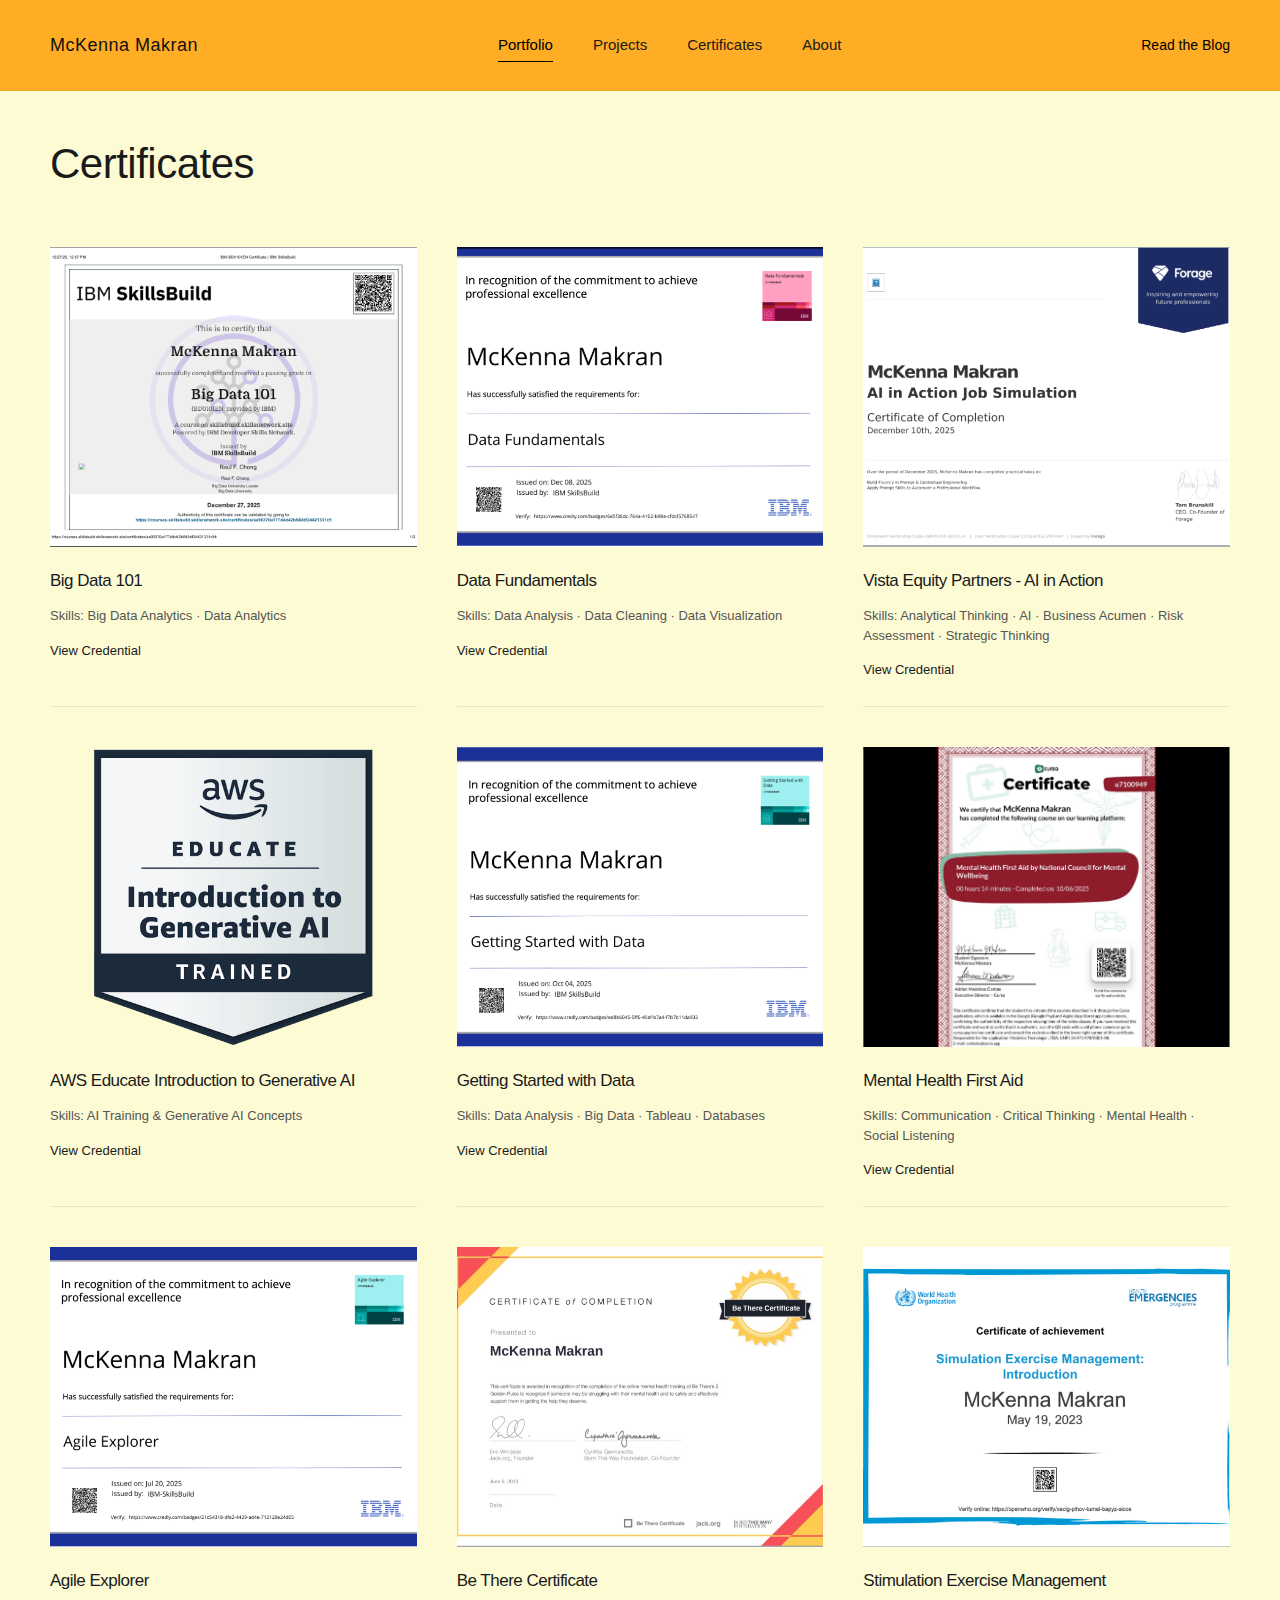
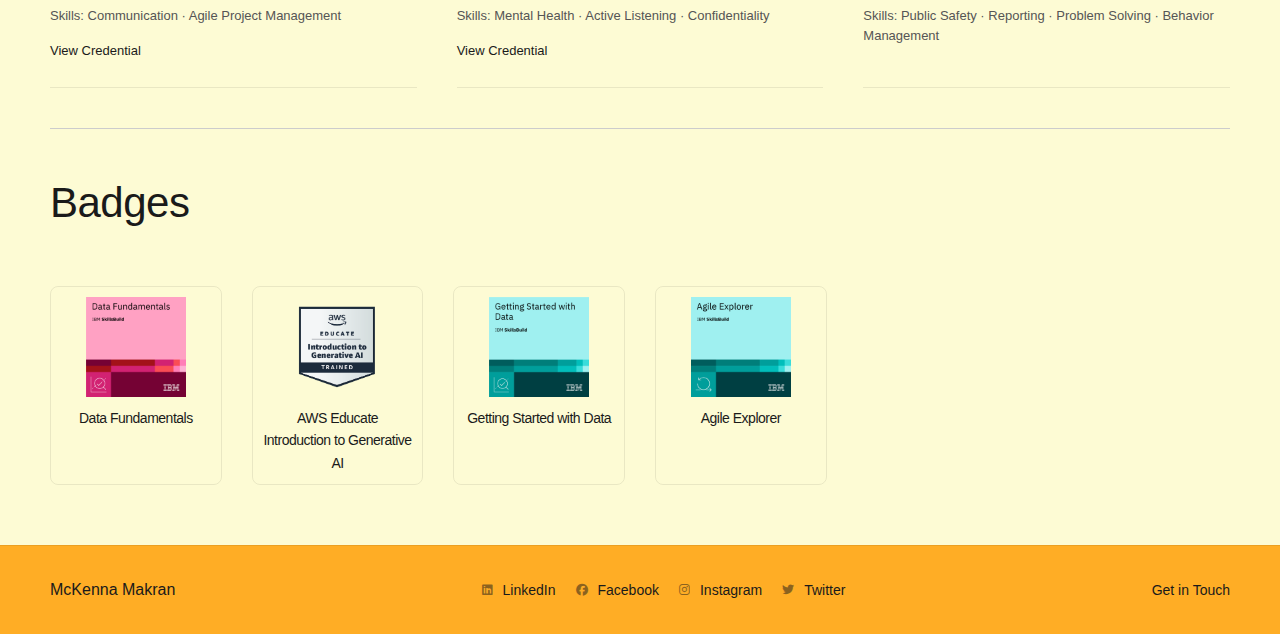
<file: certificates.html>
<!DOCTYPE html>
<html lang="en">
<head>
    <meta charset="UTF-8">
    <meta name="viewport" content="width=device-width, initial-scale=1.0">
    <title>Certificates | McKenna Makran</title>
    <link rel="stylesheet" href="style.css">
    <link rel="stylesheet" href="https://cdnjs.cloudflare.com/ajax/libs/font-awesome/6.4.0/css/all.min.css">
    <link rel="icon" href="small.png" type="image/png">
</head>
<body>

    <header>
        <div class="logo"><a href="index.html">McKenna Makran</a></div>
        <nav>
            <ul>
                <li><a href="index.html" class="active">Portfolio</a></li>
                <li><a href="projects.html">Projects</a></li>
                <li><a href="certificates.html">Certificates</a></li>
                <li><a href="about.html">About</a></li>
            </ul>
        </nav>
        <a class="contact" href="https://medium.com/@mckennamakran">Read the Blog</a>
    </header>

    <main class="certificates">
        <!-- Certificates Section -->
        <section class="certificates-section">
            <h1>Certificates</h1>
            <div class="certificates-grid">
                <div class="certificate-card">
                    <img src="bigdata.PNG" alt="Big Data 101">
                    <h3>Big Data 101</h3>
                    <p>Skills: Big Data Analytics · Data Analytics</p>
                    <a href="https://courses.skillsbuild.skillsnetwork.site/certificates/aa90370a177d4d42b840df24421331c5" target="_blank">View Credential</a>
                </div>

                <div class="certificate-card">
                    <img src="dataf-cert.PNG" alt="Data Fundamentals">
                    <h3>Data Fundamentals</h3>
                    <p>Skills: Data Analysis · Data Cleaning · Data Visualization</p>
                    <a href="https://www.credly.com/badges/6e5f38dc-764a-4102-b98e-cfdcf5768547/linked_in_profile" target="_blank">View Credential</a>
                </div>

                <div class="certificate-card">
                    <img src="vista.PNG" alt="Vista Equity AI in Action">
                    <h3>Vista Equity Partners - AI in Action</h3>
                    <p>Skills: Analytical Thinking · AI · Business Acumen · Risk Assessment · Strategic Thinking</p>
                    <a href="https://www.theforage.com/completion-certificates/BotenCEjm3LFxtq9A/EregFenDKXDDeTGR2_BotenCEjm3LFxtq9A_QrCsgeEBwZ2NFPkNf_1765352204556_completion_certificate.pdf" target="_blank">View Credential</a>
                </div>

                <div class="certificate-card">
                    <img src="aws-educate-badge.png" alt="AWS Generative AI">
                    <h3>AWS Educate Introduction to Generative AI</h3>
                    <p>Skills: AI Training & Generative AI Concepts</p>
                    <a href="https://www.credly.com/badges/e80d8c41-ff27-4356-87f3-79cabd406450/linked_in_profile" target="_blank">View Credential</a>
                </div>

                <div class="certificate-card">
                    <img src="gsdata-cert.PNG" alt="Getting Started With Data">
                    <h3>Getting Started with Data</h3>
                    <p>Skills: Data Analysis · Big Data · Tableau · Databases</p>
                    <a href="https://www.credly.com/badges/ed8b6045-5ff6-40ef-b7a4-f7b7b11da933/linked_in_profile" target="_blank">View Credential</a>
                </div>

                <div class="certificate-card">
                    <img src="mental-aid.PNG" alt="Mental Health First Aid">
                    <h3>Mental Health First Aid</h3>
                    <p>Skills: Communication · Critical Thinking · Mental Health · Social Listening</p>
                    <a href="https://cursa.app/en/my-certificate/cert69fe9ccea52edc42d83bebc201240069" target="_blank">View Credential</a>
                </div>

                <div class="certificate-card">
                    <img src="agile-cert.PNG" alt="Agile Explorer">
                    <h3>Agile Explorer</h3>
                    <p>Skills: Communication · Agile Project Management</p>
                    <a href="https://www.credly.com/badges/21c54318-dfe2-4429-ad4e-712129e24d05/linked_in_profile" target="_blank">View Credential</a>
                </div>

                <div class="certificate-card">
                    <img src="be-there-cert.PNG" alt="Be There Certificate">
                    <h3>Be There Certificate</h3>
                    <p>Skills: Mental Health · Active Listening · Confidentiality</p>
                    <a href="https://certificates.betherecertificate.org/certificate/McKenna_Makran___57509/english" target="_blank">View Credential</a>
                </div>

                <div class="certificate-card">
                    <img src="who-cert.PNG" alt="Stimulation Exercise Management">
                    <h3>Stimulation Exercise Management</h3>
                    <p>Skills: Public Safety · Reporting · Problem Solving · Behavior Management</p>
                    
                </div>
            </div>
        </section>

        <!-- Thin line separator -->
        <hr class="section-separator">

        <!-- Badges Section -->
        <section class="badges-section">
            <h1>Badges</h1>
            <div class="badges-grid">
                <div class="badge-card">
                    <img src="dataf-badge.png" alt="Data Fundamentals Badge">
                    <h3>Data Fundamentals</h3>
                </div>

                <div class="badge-card">
                    <img src="aws-educate-badge.png" alt="AWS Generative AI Badge">
                    <h3>AWS Educate Introduction to Generative AI</h3>
                </div>

                <div class="badge-card">
                    <img src="gsdata-badge.png" alt="Getting Started with Data Badge">
                    <h3>Getting Started with Data</h3>
                </div>

                <div class="badge-card">
                    <img src="agile-badge.png" alt="Agile Explorer Badge">
                    <h3>Agile Explorer</h3>
                </div>
            </div>
        </section>
    </main>

<footer>
    <div class="footer-content">
        <div class="footer-name">McKenna Makran</div>
        <div class="social">
            <a target="_blank" href="#" class="social-link"><i class="fab fa-linkedin"></i> LinkedIn</a>
            <a href="#" class="social-link"><i class="fab fa-facebook"></i> Facebook</a>
            <a href="#" class="social-link"><i class="fab fa-instagram"></i> Instagram</a>
            <a href="#" class="social-link"><i class="fab fa-twitter"></i> Twitter</a>
        </div>
        <a href="mailto:mckennamakran11@gmail.com" class="footer-contact">Get in Touch</a>
    </div>
</footer>

    
</body>
</html>
</file>
<file: style.css>
/* Reset and Base Styles */
* {
    margin: 0;
    padding: 0;
    box-sizing: border-box;
}

body {
    font-family: 'Inter', -apple-system, BlinkMacSystemFont, 'Segoe UI', sans-serif;
    font-weight: 400;
    background-color: #FDFBD4 ; /* Creme background */
    color: #1a1a1a;
    min-height: 100vh;
    display: flex;
    flex-direction: column;
    line-height: 1.6;
    -webkit-font-smoothing: antialiased;
}

@import url('https://fonts.googleapis.com/css2?family=Inter:wght@400;500;600;700&display=swap');


/* Typography */
h1, h2, h3 {
    font-weight: 500; 
    letter-spacing: -0.5px;
    transition: all 0.4s cubic-bezier(0.25, 0.46, 0.45, 0.94);
}

/* Header - Clean & Minimal */
header {
    display: flex;
    justify-content: space-between;
    align-items: center;
    padding: 28px 50px;
    position: fixed;
    width: 100%;
    top: 0;
    z-index: 1000;
    background: #ffad25; /* Creme with transparency */
    backdrop-filter: blur(10px);
    border-bottom: 1px solid rgba(0, 0, 0, 0.05);
}

.logo {
    font-size: 18px;
    font-weight: 300; /* Thinner weight */
    letter-spacing: 0.5px;
    color: #111;
    transition: all 0.4s cubic-bezier(0.25, 0.46, 0.45, 0.94);
}


nav ul {
    display: flex;
    list-style: none;
    gap: 40px;
}

/* Nav links - add smooth transition */
nav a {
    display: inline-block; 
    text-decoration: none;
    color: #444;
    font-size: 15px;
    font-weight: 300; /* normal thin weight */
    position: relative;
    padding: 5px 0;
    transition: transform 0.4s cubic-bezier(0.25, 0.46, 0.45, 0.94), 
                color 0.4s cubic-bezier(0.25, 0.46, 0.45, 0.94),
                font-weight 0.4s cubic-bezier(0.25, 0.46, 0.45, 0.94);
}

/* Hover effect - slide left + thinner weight + color change */
nav a:hover {
    transform: translateX(-5px);
    font-weight: 250;
    color: #000;
}


nav a.active {
    color: #000;
    font-weight: 300; /* Keep thin when active */
}

nav a.active::after {
    content: '';
    position: absolute;
    bottom: 0;
    left: 0;
    width: 100%;
    height: 1px;
    background: #000;
    transition: width 0.4s cubic-bezier(0.25, 0.46, 0.45, 0.94);
    
}

nav a.active:hover::after {
    width: 90%; /* Shrink underline on hover */
}

.contact {
    color: #000000 !important;           /* force color */
    text-decoration: none !important; /* remove underline */
    font-size: 14px;
    font-weight: 300;
    cursor: pointer;
    transition: all 0.4s cubic-bezier(0.25, 0.46, 0.45, 0.94);
}

.contact:hover {
    color: #000 !important;
    transform: translateX(-5px);
    font-weight: 250;
    font-style: normal !important;
}


/* Home Page - Refined Layout */
.home {
    flex: 1;
    display: flex;
    justify-content: center;
    align-items: center;
    padding: 100px 50px 50px;
    min-height: 100vh;
}

.home-content {
    display: grid;
    grid-template-columns: 1fr auto 1fr;
    width: 100%;
    max-width: 1300px;
    gap: 30px;
    align-items: center;
}

/* Left Column - Name & Info */
.left-column {
    display: flex;
    flex-direction: column;
    gap: 50px;
    align-items: flex-start;
}

.name-title h1 {
    font-size: 56px;
    line-height: 1;
    margin-bottom: 10px;
    font-weight: 250; /* Extra thin */
    transition: all 0.4s cubic-bezier(0.25, 0.46, 0.45, 0.94);
}


.subtitle {
    font-size: 16px;
    color: #666;
    font-weight: 300; /* Thin */
    margin-top: 12px;
    transition: all 0.4s cubic-bezier(0.25, 0.46, 0.45, 0.94);
}


.about-section h3 {
    font-size: 14px;
    text-transform: uppercase;
    letter-spacing: 1px;
    margin-bottom: 15px;
    color: #444;
    font-weight: 300; /* Thin */
}

.about-section p {
    color: #555;
    line-height: 1.7;
    max-width: 280px;
    font-size: 15px;
    font-weight: 250; /* Very thin */
    transition: all 0.4s cubic-bezier(0.25, 0.46, 0.45, 0.94);
}



.contact-info {
    margin-top: auto;
}

.email {
    font-size: 15px;
    color: #000000;
    margin-bottom: 25px;
    font-weight: 300; /* Thin */
    transition: all 0.4s cubic-bezier(0.25, 0.46, 0.45, 0.94);
}

.email:hover {
    transform: translateX(-5px);
    font-weight: 250; /* Thinner italic */
}

.view-work {
    display: inline-flex;
    align-items: center;
    gap: 8px;
    text-decoration: none;
    color: #000;
    font-size: 15px;
    font-weight: 300; /* Thin */
    padding-bottom: 5px;
    border-bottom: 1px solid #000;
    transition: all 0.4s cubic-bezier(0.25, 0.46, 0.45, 0.94);
}

.view-work:hover {
    color: #000;
    transform: translateX(-5px);
    font-weight: 250; /* Thinner italic */
}

/* Middle Column - Portrait */
.middle-column {
    position: relative;
}

.portrait-container {
    width: 380px;
    height: 500px;
    overflow: hidden;
    position: relative;
}

.portrait {
    width: 100%;
    height: 100%;
    object-fit: cover;
    transition: transform 1.2s cubic-bezier(0.25, 0.46, 0.45, 0.94);
}

.portrait-container:hover .portrait {
    transform: scale(1.05);
}

.portrait-container::before {
    content: '';
    position: absolute;
    top: 0;
    left: 0;
    right: 0;
    bottom: 0;
    background: linear-gradient(
        to bottom,
        transparent 0%,
        transparent 90%,
        rgba(0, 0, 0, 0.02) 100%
    );
    pointer-events: none;
    z-index: 1;
}

/* Right Column - Social Links */
.right-column {
    display: flex;
    flex-direction: column;
    gap: 60px;
    align-items: flex-end;
    height: 100%;
    justify-content: space-between;
    margin-left: -20px;
}

.social {
    display: flex;
    flex-direction: row;
    gap: 20px;
    align-items: flex-end;
}

.social-link {
    text-decoration: none;
    color: #444;
    font-size: 14px;
    font-weight: 300; /* Thin */
    display: flex;
    align-items: center;
    gap: 10px;
    transition: all 0.4s cubic-bezier(0.25, 0.46, 0.45, 0.94);
    padding: 3px 0;
}

.social-link i {
    font-size: 12px;
    opacity: 0.5;
    transition: all 0.4s cubic-bezier(0.25, 0.46, 0.45, 0.94);
}

.social-link:hover {
    color: #000;
    transform: translateX(-5px);
    font-weight: 250; /* Thinner italic */
}

.social-link:hover i {
    opacity: 1;
    transform: scale(1.1);
}


.about-text {
    max-width: 520px;
}

/* Container to align About and Tech Stack widths */
.about-container {
    max-width: 1300px;  /* same width for both sections */
    margin: 0 auto; /* center horizontally */
    padding: 10 20px;    /* optional side padding */
}

/* About Section */
.about {
    background: transparent;
    border: 1px solid rgba(0,0,0,0.08);
    padding: 60px 50px 60px;       /* inner padding */
    border-radius: 12px;        /* match other containers */
    box-shadow: 0 2px 10px rgba(0,0,0,0.05);
    margin-bottom: 40px;        /* space below About */
}

/* About content grid (image left, text right) */
/* Container for Tech Stack */
.about-container {
    max-width: 1000px;    /* Match About width */
    margin: 0 auto;       /* Center horizontally */
    padding: 10 20px;      /* Optional side padding */
}

/* Tech Stack Section */
.tech-stack-box {
    background: transparent;
    border: 1px solid rgba(0,0,0,0.08);
    border-radius: 12px;
    padding: 40px;
    margin: 40px 0 60px 0;  /* space above and below from other sections */
}


/* Center Tech Stack heading */
.tech-stack-box h2 {
    text-align: center;
    font-size: 20px;
    margin-bottom: 25px;
    font-weight: 300;
}

/* Tech badges layout */
.tech-badges {
    display: flex;
    flex-wrap: wrap;
    justify-content: center;
    gap: 12px;
}

.tech-badges img {
    height: 30px;
    transition: all 0.3s ease;
}

.tech-badges img:hover {
    transform: translateY(-2px) scale(1.05);
    filter: brightness(1.1);
}



/* CTA Container */
.cta-container {
    display: flex;
    flex-direction: column;
    align-items: center;
    gap: 10px; /* equal vertical spacing between each row */
    max-width: 1300px;
    margin: 0 auto;
    padding: 0 20px;
}

/* Row for top two sections */
.cta-row {
    display: flex;
    gap: 20px; /* horizontal space between top sections */
    width: 100%;
}

/* Top sections */
.cta-row .cta-section {
    flex: 1; /* top sections share available space equally */
    min-width: 450px; /* ensures sections don’t get too small */
    padding: 35px;
    background: transparent;
    border: 1px solid rgba(0,0,0,0.08);
    border-radius: 12px;
    box-shadow: 0 2px 10px rgba(0,0,0,0.05);
    position: relative;
}

/* Divider between top sections */
.cta-row .cta-section:not(:last-child)::after {
    content: "";
    position: absolute;
    top: 20px;
    right: 0;
    width: 0px;
    height: calc(100% - 40px);
    background-color: #ccc;
}

/* Bottom CV section */
.cta-section.cv {
    width: 100%; /* spans same width as combined top sections */
    padding: 35px;
    text-align: left;
    background: transparent;
    border: 1px solid rgba(0,0,0,0.08);
    border-radius: 12px;
    box-shadow: 0 2px 10px rgba(0,0,0,0.05);
}

/* Align CV button to the right */
.cta-section.cv .cta-button {
    float: right;
    color: white;
    text-decoration: none;
}

/* Images above top CTA sections */
.cta-section .cta-image {
    width: 100%;
    height: 300px; /* adjust height as needed */
    object-fit: cover;
    border-radius: 12px 12px 0 0; /* round top corners to match section */
    margin-bottom: 20px; /* spacing between image and title */
}


/* Typography for CTA sections */
.cta-section h2 {
    font-size: 24px;
    margin-bottom: 15px;
    font-weight: 300;
}

.cta-section p {
    font-size: 16px;
    line-height: 1.8;
    color: #555;
    margin-bottom: 25px;
    font-weight: 250;
}

.cta-button {
    display: inline-block;
    padding: 12px 28px;
    background-color: #000;
    color: #fff;
    text-decoration: none;
    font-weight: 300;
    border-radius: 6px;
    transition: all 0.3s ease;
}

.cta-button:hover {
    background-color: #333;
    font-weight: 250;
}


/* Responsive for smaller screens */
@media (max-width: 992px) {
    .cta-container {
        gap: 30px; /* maintain equal vertical spacing on mobile */
    }
    .cta-row {
        flex-direction: column;
        gap: 30px;
    }
    .cta-row .cta-section {
        flex: 1 1 100%;
        min-width: 0;
    }
    .cta-section.cv {
        width: 100%;
    }
    .cta-section.cv .cta-button {
        float: none;
        display: block;
        text-align: right;
    }
    .cta-row .cta-section:not(:last-child)::after {
        display: none; /* hide vertical divider on small screens */
    }
}





/* Footer */
footer {
    padding: 30px 50px;
    border-top: 1px solid rgba(0, 0, 0, 0.08);
    background: #ffad25; /* Slightly darker creme for footer */
}

.footer-content {
    display: flex;
    justify-content: space-between;
    align-items: center;
}

.footer-name {
    font-size: 16px;
    font-weight: 300; /* Thin */
    transition: all 0.4s cubic-bezier(0.25, 0.46, 0.45, 0.94);
}


.footer-contact {
    color: #000000;
    font-size: 14px;
    font-weight: 300; /* Thin */
    transition: all 0.4s cubic-bezier(0.25, 0.46, 0.45, 0.94);
}

.footer-contact:hover {
    transform: translateX(-5px);
    font-weight: 250; /* Thinner italic */
}



/* Projects Page */
.projects-main {
    padding: 130px 50px 60px;
    max-width: 1400px;
    margin: 0 auto;
    width: 100%;
}

.page-title {
    font-size: 42px;
    margin-bottom: 10px;
    font-weight: 250; /* Extra thin */
    transition: all 0.4s cubic-bezier(0.25, 0.46, 0.45, 0.94);
}


.page-subtitle {
    color: #666;
    font-size: 16px;
    margin-bottom: 50px;
    font-weight: 300; /* Thin */
    transition: all 0.4s cubic-bezier(0.25, 0.46, 0.45, 0.94);
}


/* Filter Buttons */
.projects-filter {
    margin-bottom: 60px;
}

.filter-tabs {
    display: flex;
    gap: 15px;
    flex-wrap: wrap;
}

.filter-btn {
    padding: 10px 22px;
    border: 1px solid #ddd;
    background: none;
    color: #444;
    font-size: 13px;
    font-weight: 300; /* Thin */
    cursor: pointer;
    transition: all 0.4s cubic-bezier(0.25, 0.46, 0.45, 0.94);
    letter-spacing: 0.5px;
    text-transform: uppercase;
}

.filter-btn:hover {
    border-color: #000;
    color: #000;
    font-weight: 250; /* Thinner italic */
}

.filter-btn.active {
    background: #000;
    color: #fff;
    border-color: #000;
    font-style: italic;
    font-weight: 250; /* Thinner italic */
}

.filter-btn:active {
    font-style: italic;
    font-weight: 200; /* Ultra thin when clicked */
}

/* Projects Grid */
.projects-grid {
    display: grid;
    grid-template-columns: repeat(auto-fill, minmax(320px, 1fr));
    gap: 40px;
    margin-top: 40px;
}

.project-card {
    display: flex;
    flex-direction: column;
    transition: all 0.4s cubic-bezier(0.25, 0.46, 0.45, 0.94);
    position: relative;
    overflow: hidden;
}

.project-card img {
    width: 100%;
    height: 220px;
    object-fit: cover;
    margin-bottom: 25px;
    transition: transform 0.6s cubic-bezier(0.25, 0.46, 0.45, 0.94);
}

.project-card:hover img {
    transform: scale(1.03);
}

.project-card h3 {
    font-size: 18px;
    margin-bottom: 10px;
    font-weight: 300; /* Thin */
    transition: all 0.4s cubic-bezier(0.25, 0.46, 0.45, 0.94);
}


.project-card p {
    color: #555;
    font-size: 14px;
    line-height: 1.6;
    margin-bottom: 8px;
    font-weight: 250; /* Very thin */
    transition: all 0.4s cubic-bezier(0.25, 0.46, 0.45, 0.94);
}

/* Certificates Page */
.certificates {
    padding: 130px 50px 60px;
    max-width: 1400px;
    margin: 0 auto;
    width: 100%;
}

.certificates h1 {
    font-size: 42px;
    margin-bottom: 50px;
    font-weight: 250; /* Extra thin */
    transition: all 0.4s cubic-bezier(0.25, 0.46, 0.45, 0.94);
}

.grid {
    display: grid;
    grid-template-columns: repeat(auto-fill, minmax(300px, 1fr));
    gap: 40px;
}

.certificate-card {
    display: flex;
    flex-direction: column;
    padding-bottom: 25px;
    border-bottom: 1px solid rgba(0, 0, 0, 0.08);
    transition: all 0.4s cubic-bezier(0.25, 0.46, 0.45, 0.94);
}

.certificate-card:hover {
    transform: translateY(-5px);
}



.certificate-card img {
    width: 100%;
    height: 300px;
    object-fit: cover;
    margin-bottom: 20px;
}

.certificate-card h3 {
    font-size: 17px;
    margin-bottom: 12px;
    font-weight: 300; /* Thin */
    transition: all 0.4s cubic-bezier(0.25, 0.46, 0.45, 0.94);
}

.certificate-card p {
    color: #555;
    font-size: 13px;
    line-height: 1.5;
    margin-bottom: 15px;
    font-weight: 250; /* Very thin */
    transition: all 0.4s cubic-bezier(0.25, 0.46, 0.45, 0.94);
}

.certificate-card a {
    color: #000;
    font-size: 13px;
    text-decoration: none;
    font-weight: 300; /* Thin */
    display: inline-flex;
    align-items: center;
    gap: 5px;
    transition: all 0.4s cubic-bezier(0.25, 0.46, 0.45, 0.94);
}


/* Separator line between sections */
.section-separator {
    border: none;
    border-top: 1px solid #ccc;
    margin: 60px 0;
}

/* Certificates Grid (rectangular cards) */
.certificates-grid {
    display: grid;
    grid-template-columns: repeat(auto-fill, minmax(300px, 1fr));
    gap: 40px;
}

/* Badges Grid (square cards) */
.badges-grid {
    display: grid;
    grid-template-columns: repeat(auto-fill, minmax(150px, 1fr));
    gap: 30px;
}

.badge-card {
    display: flex;
    flex-direction: column;
    align-items: center;
    padding: 10px;
    border: 1px solid rgba(0,0,0,0.08);
    border-radius: 8px;
    transition: transform 0.3s ease;
}

.badge-card img {
    width: 100px;
    height: 100px;
    object-fit: cover;
    margin-bottom: 10px;
}

.badge-card h3 {
    font-size: 14px;
    text-align: center;
    font-weight: 300; /* Thin */
}


/* About Page */
.about {
    padding: 40px 50px 50px;
    max-width: 1000px;
    margin: 0 auto;
    width: 100%;
}

.about h1 {
    font-size: 42px;
    margin-bottom: 20px;
    font-weight: 250; /* Extra thin */
    transition: all 0.4s cubic-bezier(0.25, 0.46, 0.45, 0.94);
}



.about-content {
    display: grid;
    grid-template-columns: 400px 1fr; /* increase from 300px to 400px or more */
    gap: 20px;
    align-items: start;
}

.about-content img {
    width: 100%;
    height: auto;
    object-fit: cover;
    max-height: none; /* remove the previous max-height limit */
    transition: transform 0.6s cubic-bezier(0.25, 0.46, 0.45, 0.94);
}

.about-content img:hover {
    transform: scale(1.02);
}


.about-content p {
    color: #555;
    font-size: 16px;
    line-height: 1.8;
    font-weight: 250; /* Very thin */
    transition: all 0.4s cubic-bezier(0.25, 0.46, 0.45, 0.94);
}


/* Divider line for About sections */
.section-separator {
    border: none;
    border-top: 1px solid #ccc;
    margin: 40px 0;
}

/* Separator line between sections */
.section-separator {
    border: none;
    border-top: 1px solid #ccc;
    margin: 40px 0; /* reduce from 60px to 40px */
}

/* CTA Sections Side-by-Side */
.cta-sections {
    display: flex;
    justify-content: space-between;
    gap: 20px;               
    margin: 20px auto;       /* reduce vertical space from About section */
    max-width: 1400px;       
    flex-wrap: wrap;         
    padding: 0 40px;         
}

.cta-section {
    flex: 1 1 48%;            /* make first row two sections side by side */
    min-width: 280px;         
    padding: 35px;            /* slightly reduce padding to decrease vertical height */
    background-color: #c49f6d;
    border-radius: 12px;
    box-shadow: 0 2px 10px rgba(0,0,0,0.05);
    position: relative;
    margin-bottom: 20px;      /* add small spacing for stacked rows */
}

/* Vertical divider between CTA sections */
.cta-section:not(:last-child)::after {
    content: "";
    position: absolute;
    top: 20px;
    right: 0;
    width: 1px;
    height: calc(100% - 40px);
    background-color: #ccc;
}

/* Last CTA section (single, centered) */
.cta-section.single {
    flex: 1 1 100%;           /* take full width */
    margin: 0 auto 20px auto; /* centered */
}

/* Responsive for smaller screens */
@media (max-width: 992px) {
    .cta-sections {
        flex-direction: column;
        gap: 30px;
    }
    .cta-section::after {
        display: none;
    }
    .cta-section {
        flex: 1 1 100%;
        padding: 35px;
    }
}






/* Universal hover effect for interactive elements */
button,
.filter-btn,
input[type="submit"],
input[type="button"],
a,
.interactive {
    transition: all 0.4s cubic-bezier(0.25, 0.46, 0.45, 0.94);
}

/* Hover effect: move left and thin italic */
button:hover,
.filter-btn:hover,
input[type="submit"]:hover,
input[type="button"]:hover,
a:hover,
.interactive:hover {
    transform: translateX(-5px);
    font-weight: 250; /* Thinner / italic effect */
}


/* Responsive Design */
@media (max-width: 1200px) {
    .home-content {
        gap: 40px;
    }
    
    .portrait-container {
        width: 320px;
        height: 420px;
    }
    
    .name-title h1 {
        font-size: 48px;
    }
}

@media (max-width: 992px) {
    .home-content {
        grid-template-columns: 1fr;
        gap: 60px;
        text-align: center;
    }
    
    .left-column, .right-column {
        align-items: center;
        text-align: center;
    }
    
    .social-links {
        align-items: center;
    }
    
    .about-section p {
        max-width: 100%;
    }
    
    .portrait-container {
        width: 300px;
        height: 400px;
        margin: 0 auto;
    }
    
    header {
        position: relative;
        padding: 25px 30px;
    }
    
    .home, .projects-main, .certificates, .about {
        padding: 60px 30px 40px;
    }
    
    .about-content {
        grid-template-columns: 1fr;
        gap: 40px;
    }
}

@media (max-width: 768px) {
    header {
        flex-direction: column;
        gap: 20px;
        padding: 25px 20px;
    }
    
    nav ul {
        gap: 25px;
    }
    
    .contact {
        display: none;
    }
    
    .name-title h1 {
        font-size: 42px;
    }
    
    .home-content {
        gap: 50px;
    }
    
    .portrait-container {
        width: 280px;
        height: 360px;
    }
    
    .projects-grid, .grid {
        grid-template-columns: 1fr;
        gap: 30px;
    }
    
    .filter-tabs {
        justify-content: center;
    }
}

@media (max-width: 576px) {
    .name-title h1 {
        font-size: 36px;
    }
    
    .page-title, .certificates h1, .about h1 {
        font-size: 36px;
    }
    
    header, footer, .home, .projects-main, .certificates, .about {
        padding-left: 20px;
        padding-right: 20px;
    }
    
    .social-links {
        flex-direction: row;
        flex-wrap: wrap;
        justify-content: center;
        gap: 20px;
    }
    
    .portrait-container {
        width: 250px;
        height: 320px;
    }
    
    .footer-content {
        flex-direction: column;
        gap: 15px;
        text-align: center;
    }
}

/* Animation for page transitions */
@keyframes fadeIn {
    from {
        opacity: 0;
        transform: translateY(20px);
    }
    to {
        opacity: 1;
        transform: translateY(0);
    }
}

.home-content, .projects-main, .certificates, .about {
    animation: fadeIn 0.8s ease-out;
}

/* Custom scrollbar */
::-webkit-scrollbar {
    width: 8px;
}

::-webkit-scrollbar-track {
    background: #f1f1f1;
}

::-webkit-scrollbar-thumb {
    background: #888;
    border-radius: 4px;
}

::-webkit-scrollbar-thumb:hover {
    background: #555;
}

/* GLOBAL LINK RESET — keeps all links visually unchanged */
a,
a:link,
a:visited,
a:hover,
a:active,
a:focus {
    color: inherit;
    text-decoration: none;
    outline: none;
}

/* Ensure all CTA buttons have white text */
.cta-button {
    color: #fff !important; /* force white text */
}

/* Keep hover background dark */
.cta-button:hover {
    background-color: #333;
    color: #fff !important; /* stay white on hover */
}
</file>
